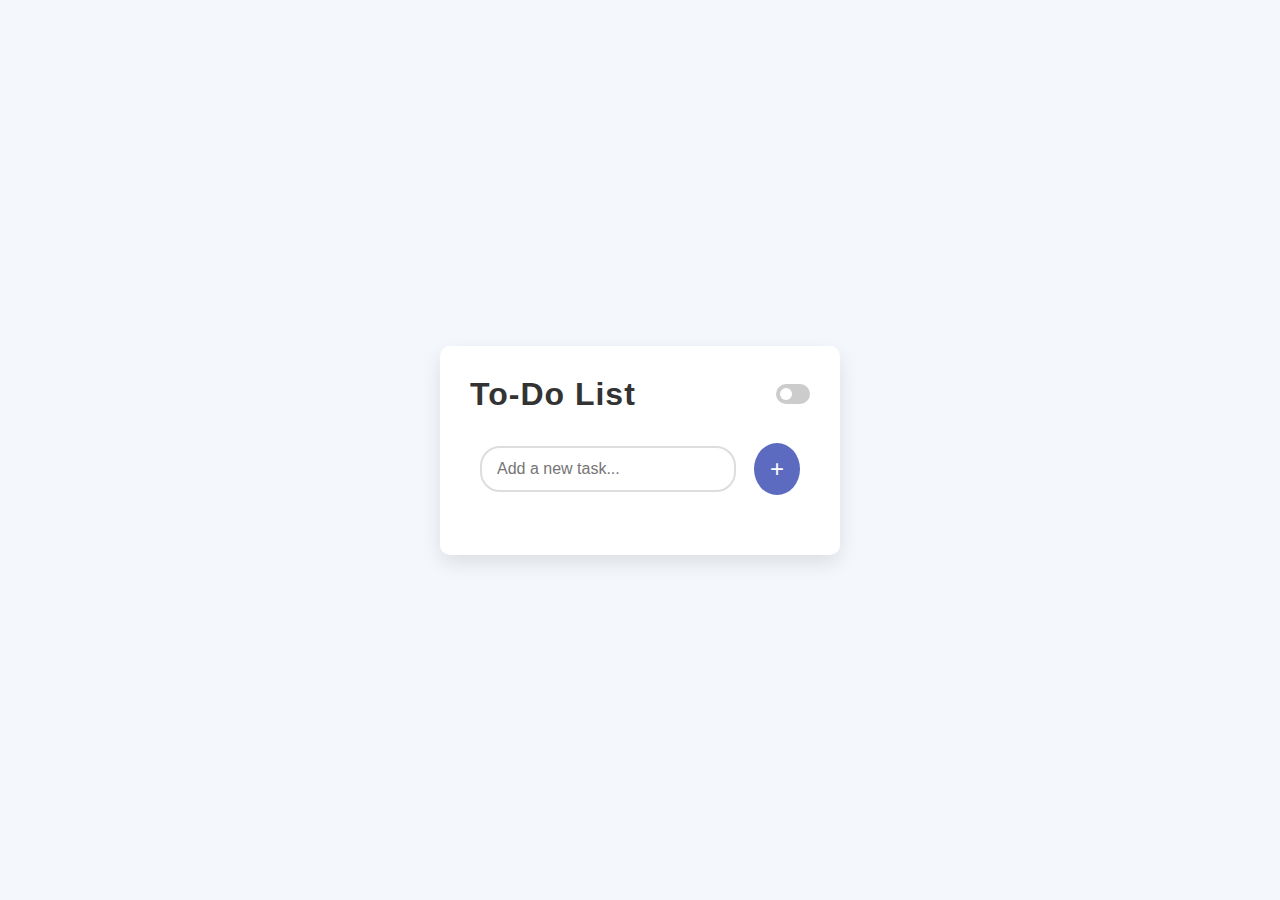
<file: index.html>
<!DOCTYPE html>
<html lang="en">
<head>
  <meta charset="UTF-8">
  <meta name="viewport" content="width=device-width, initial-scale=1.0">
  <title>To-Do List</title>
  <link rel="stylesheet" href="styles.css">
</head>
<body>
  <div class="app-container">
    <div class="header">
      <h1>To-Do List</h1>
      <label class="switch">
        <input type="checkbox" id="theme-toggle">
        <span class="slider round"></span>
      </label>
    </div>
    <div class="input-container">
      <input type="text" id="todo-input" placeholder="Add a new task...">
      <button id="add-task-btn">+</button>
    </div>
    <ul id="todo-list" class="todo-list"></ul>
  </div>

  <script src="script.js"></script>
</body>
</html>
</file>
<file: styles.css>
/* Global Reset */
* {
    margin: 0;
    padding: 0;
    box-sizing: border-box;
    font-family: 'Arial', sans-serif;
  }
  
  body {
    display: flex;
    justify-content: center;
    align-items: center;
    height: 100vh;
    padding: 10px;
    transition: background-color 0.3s ease, color 0.3s ease;
  }
  
  /* Light theme */
  body.light-mode {
    background-color: #f4f7fb;
    color: #333;
  }
  
  body.light-mode .app-container {
    background-color: #fff;
    color: #333;
  }
  
  body.light-mode .todo-item {
    background-color: #fafafa;
    color: #555;
  }
  
  body.light-mode button.complete-btn {
    color: #5c6bc0;
  }
  
  body.light-mode button.delete-btn {
    color: #f44336;
  }
  
  /* Dark theme */
  body.dark-mode {
    background-color: #121212;
    color: #fff;
  }
  
  body.dark-mode .app-container {
    background-color: #1e1e1e;
    color: #fff;
  }
  
  body.dark-mode .todo-item {
    background-color: #2a2a2a;
    color: #bbb;
  }
  
  body.dark-mode .todo-item.completed {
    background-color: #333;
  }
  
  body.dark-mode button.complete-btn {
    color: #80cbc4;
  }
  
  body.dark-mode button.delete-btn {
    color: #e57373;
  }
  
  /* App container */
  .app-container {
    padding: 30px;
    border-radius: 10px;
    box-shadow: 0 8px 20px rgba(0, 0, 0, 0.1);
    width: 100%;
    max-width: 400px;
    transition: background-color 0.3s ease, color 0.3s ease;
  }
  
  /* Header styling */
  .header {
    display: flex;
    justify-content: space-between;
    align-items: center;
    margin-bottom: 30px;
  }
  
  h1 {
    font-size: 2rem;
    font-weight: 700;
    letter-spacing: 1px;
  }
  
  /* Input container */
  .input-container {
    display: flex;
    align-items: center;
    margin-bottom: 30px;
    justify-content: space-between;
    padding: 0 10px;
  }
  
  #todo-input {
    width: 80%;
    padding: 12px 15px;
    font-size: 1rem;
    border: 2px solid #ddd;
    border-radius: 20px;
    outline: none;
    transition: border-color 0.3s;
  }
  
  #todo-input:focus {
    border-color: #5c6bc0;
  }
  
  #add-task-btn {
    background-color: #5c6bc0;
    color: white;
    border: none;
    padding: 12px 16px;
    font-size: 1.5rem;
    border-radius: 50%;
    cursor: pointer;
    transition: background-color 0.3s;
  }
  
  #add-task-btn:hover {
    background-color: #4e5bb5;
  }
  
  #add-task-btn:focus {
    outline: none;
  }
  
  /* Todo list styles */
  .todo-list {
    list-style: none;
    padding: 0;
  }
  
  .todo-item {
    display: flex;
    justify-content: space-between;
    align-items: center;
    padding: 15px;
    margin: 10px 0;
    border-radius: 10px;
    transition: all 0.3s ease;
    box-shadow: 0 2px 5px rgba(0, 0, 0, 0.1);
  }
  
  .todo-item:hover {
    transform: translateY(-5px);
    box-shadow: 0 4px 10px rgba(0, 0, 0, 0.1);
  }
  
  .todo-item.completed {
    background-color: #80cbc4;
  }
  
  .todo-item span {
    flex-grow: 1;
    font-size: 1rem;
    text-align: left;
    transition: color 0.3s ease;
  }
  
  .todo-item.completed span {
    text-decoration: line-through;
    color: #b0bec5;
  }
  
  button.complete-btn, button.delete-btn {
    background-color: transparent;
    border: none;
    padding: 8px 12px;
    border-radius: 20px;
    cursor: pointer;
    transition: all 0.3s ease;
  }
  
  button.complete-btn {
    color: #5c6bc0;
  }
  
  button.complete-btn:hover {
    color: #3e4ab6;
  }
  
  button.delete-btn {
    color: #f44336;
  }
  
  button.delete-btn:hover {
    color: #d32f2f;
  }
  
  /* Switch (toggle button) styles */
  .switch {
    position: relative;
    display: inline-block;
    width: 34px;
    height: 20px;
  }
  
  .switch input {
    opacity: 0;
    width: 0;
    height: 0;
  }
  
  .slider {
    position: absolute;
    cursor: pointer;
    top: 0;
    left: 0;
    right: 0;
    bottom: 0;
    background-color: #ccc;
    transition: .4s;
    border-radius: 50px;
  }
  
  .slider:before {
    position: absolute;
    content: "";
    height: 12px;
    width: 12px;
    border-radius: 50%;
    left: 4px;
    bottom: 4px;
    background-color: white;
    transition: .4s;
  }
  
  input:checked + .slider {
    background-color: #5c6bc0;
  }
  
  input:checked + .slider:before {
    transform: translateX(14px);
  }
</file>
